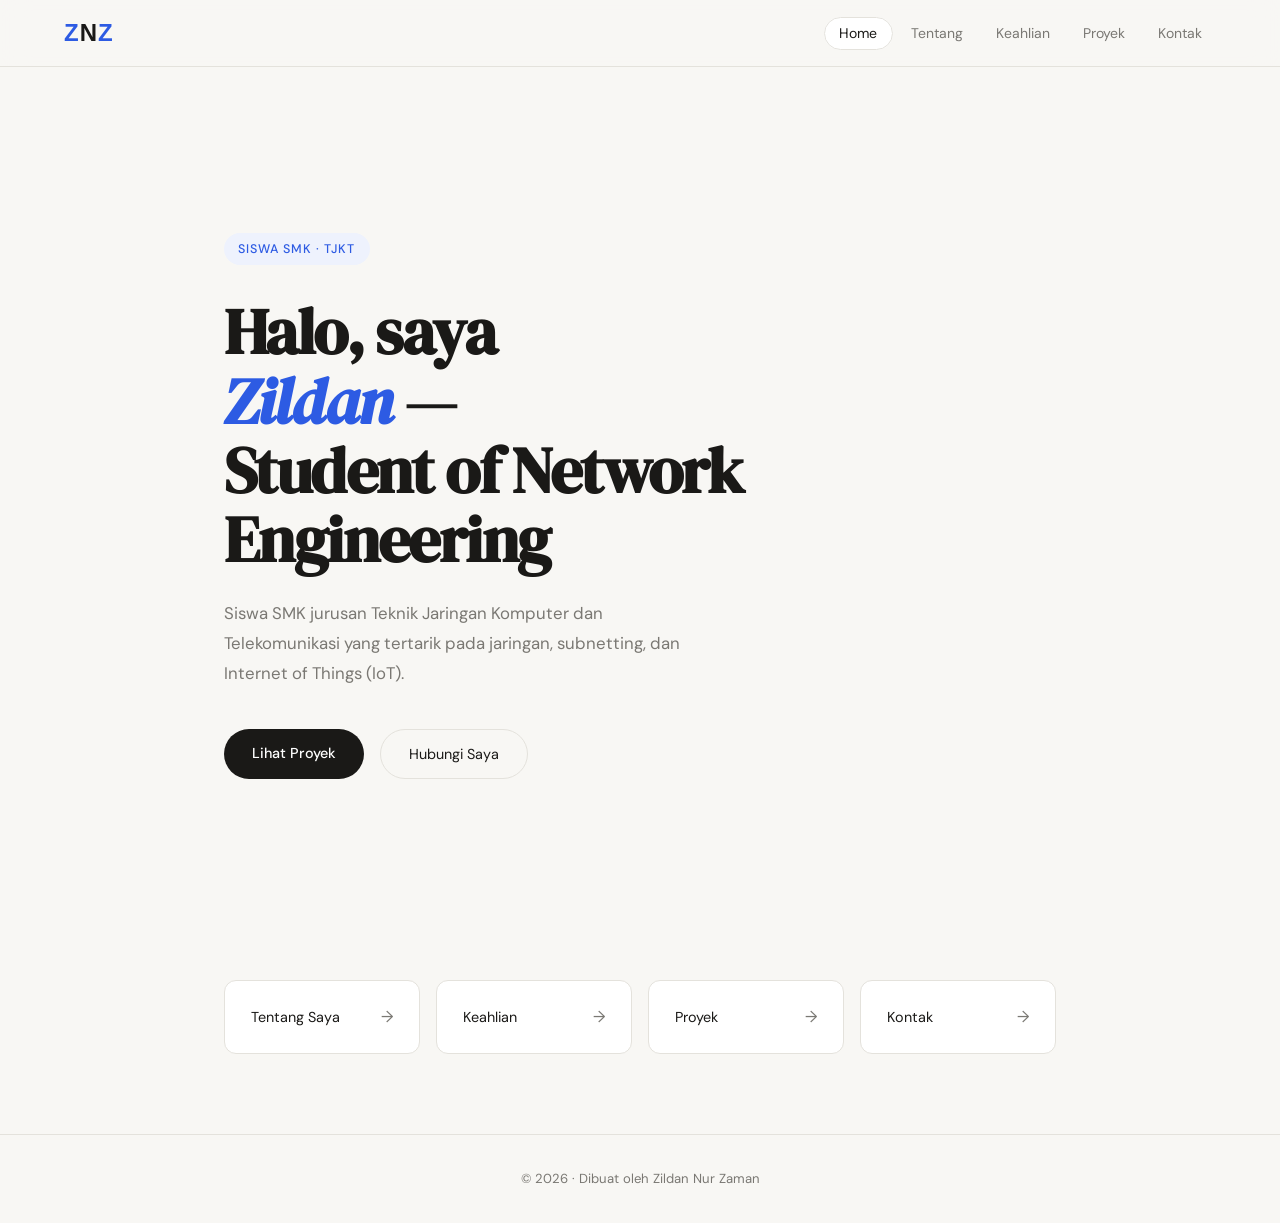
<file: index.html>
<!DOCTYPE html>
<html lang="id">
<head>
  <meta charset="UTF-8" />
  <meta name="viewport" content="width=device-width, initial-scale=1.0" />
  <title>Home — Zildan</title>
  <link rel="stylesheet" href="style.css" />
  <style>
    .hero {
      min-height: calc(100vh - 7rem);
      display: flex;
      align-items: center;
    }
    .hero-inner { max-width: 620px; }
    .hero-cta { display: flex; gap: 1rem; flex-wrap: wrap; margin-top: 2.5rem; }

    .quick-links {
      display: grid;
      grid-template-columns: repeat(auto-fit, minmax(180px, 1fr));
      gap: 1rem;
      margin-top: 5rem;
    }

    .quick-link {
      background: var(--surface);
      border: 1px solid var(--border);
      border-radius: var(--radius);
      padding: 1.4rem 1.6rem;
      text-decoration: none;
      color: var(--text);
      display: flex;
      justify-content: space-between;
      align-items: center;
      transition: transform 0.2s, border-color 0.2s;
    }
    .quick-link:hover { transform: translateX(4px); border-color: var(--accent); }
    .quick-link span { font-size: 0.9rem; font-weight: 400; }
    .quick-link em { color: var(--muted); font-style: normal; font-size: 1rem; }
  </style>
</head>
<body>

  <nav>
<a href="index.html" class="nav-logo" style="display:flex; align-items:center; text-decoration:none; gap:2px;">
  <span style="font-family:'Arial Black',sans-serif; font-size:1.5rem; font-weight:900; color:#2D5BE3; letter-spacing:-1px; line-height:1;">Z</span>
  <span style="font-family:'Arial Black',sans-serif; font-size:1.5rem; font-weight:900; color:#1A1917; letter-spacing:-1px; line-height:1;">N</span>
  <span style="font-family:'Arial Black',sans-serif; font-size:1.5rem; font-weight:900; color:#2D5BE3; letter-spacing:-1px; line-height:1;">Z</span>
</a>
    <ul class="nav-links">
      <li><a href="index.html" class="active">Home</a></li>
      <li><a href="about.html">Tentang</a></li>
      <li><a href="skills.html">Keahlian</a></li>
      <li><a href="projects.html">Proyek</a></li>
      <li><a href="contact.html">Kontak</a></li>
    </ul>
  </nav>

  <main class="page">
    <div class="hero">
      <div class="hero-inner">
        <div class="hero-tag">Siswa SMK · TJKT</div>
        <h1>
          Halo, saya<br>
          <em>Zildan</em> —<br>
          Student of Network Engineering
        </h1>
        <p style="max-width:460px; font-size:1.05rem;">
          Siswa SMK jurusan Teknik Jaringan Komputer dan Telekomunikasi yang tertarik pada jaringan, subnetting, dan Internet of Things (IoT).
        </p>
        <div class="hero-cta">
          <a href="projects.html" class="btn-primary">Lihat Proyek</a>
          <a href="contact.html" class="btn-secondary">Hubungi Saya</a>
        </div>
      </div>
    </div>

    <div class="quick-links fade-up">
      <a href="about.html" class="quick-link">
        <span>Tentang Saya</span>
        <em>→</em>
      </a>
      <a href="skills.html" class="quick-link">
        <span>Keahlian</span>
        <em>→</em>
      </a>
      <a href="projects.html" class="quick-link">
        <span>Proyek</span>
        <em>→</em>
      </a>
      <a href="contact.html" class="quick-link">
        <span>Kontak</span>
        <em>→</em>
      </a>
    </div>
  </main>

  <footer>
    <p>© 2026 · Dibuat oleh Zildan Nur Zaman</p>
  </footer>

  <script>
    document.querySelectorAll('.fade-up').forEach((el, i) => {
      setTimeout(() => el.classList.add('visible'), 200 + i * 100);
    });
  </script>
</body>
</html>
</file>
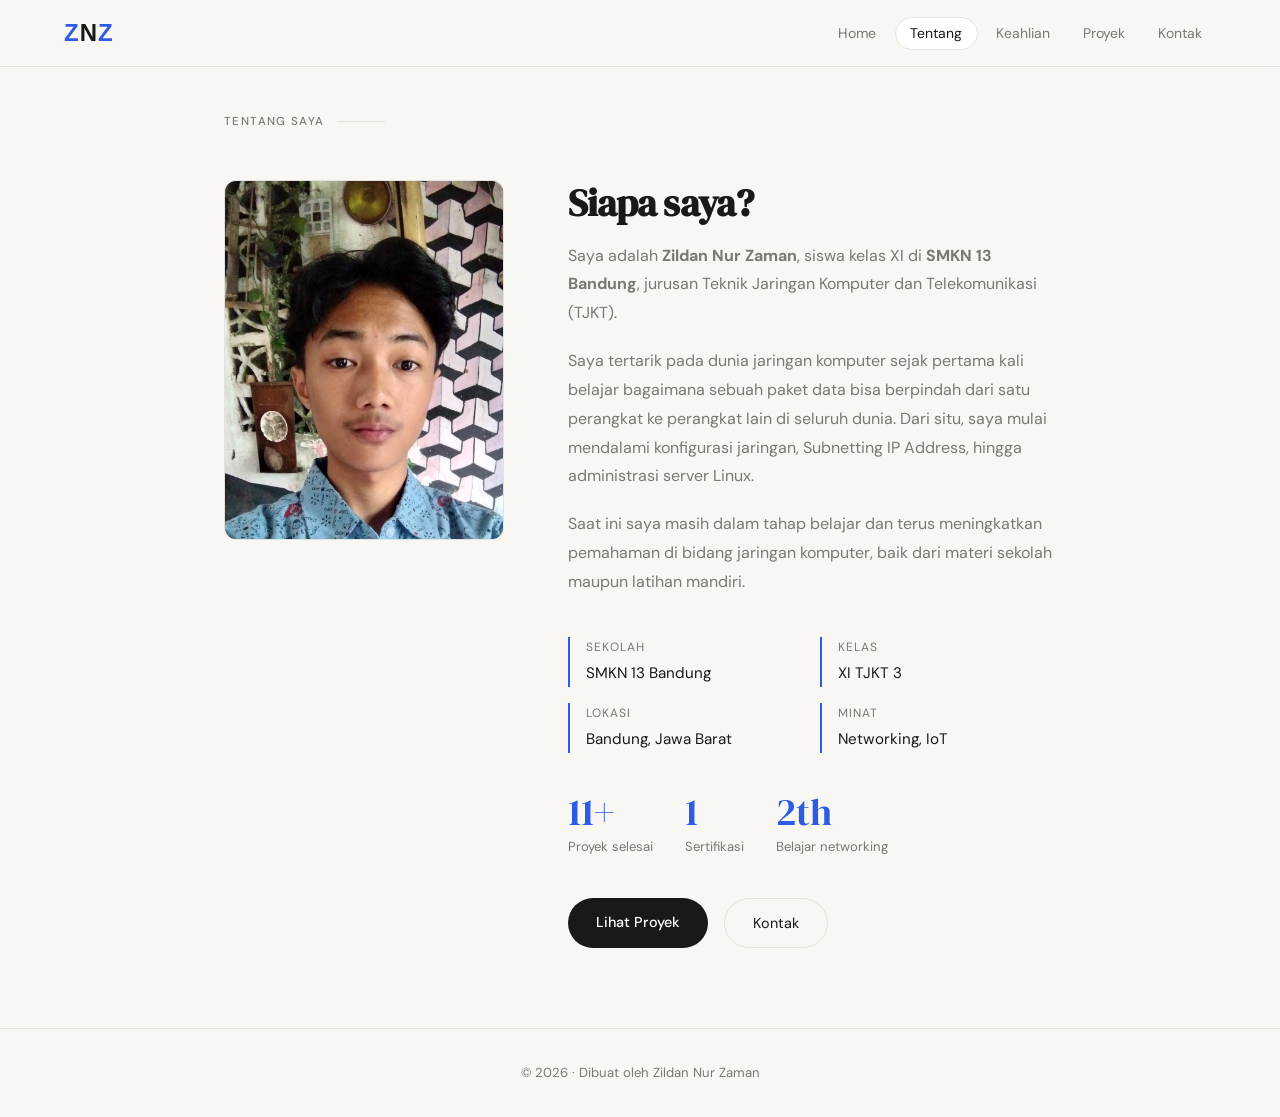
<file: about.html>
<!DOCTYPE html>
<html lang="id">
<head>
  <meta charset="UTF-8" />
  <meta name="viewport" content="width=device-width, initial-scale=1.0" />
  <title>Tentang — Zildan</title>
  <link rel="stylesheet" href="style.css" />
  <style>
    .about-grid {
      display: flex;
      flex-direction: row;
      gap: 4rem;
      align-items: flex-start;
      margin-top: 3rem;
    }

    .avatar-box {
      width: 280px;
      min-width: 280px;
      height: 360px;
      background: var(--surface);
      border: 1px solid var(--border);
      border-radius: var(--radius);
      overflow: hidden;
    }

    .avatar-box img {
      width: 100%;
      height: 100%;
      object-fit: cover;
      object-position: center top;
      display: block;
    }

    .about-content { flex: 1; }
    .about-content p { margin-bottom: 1.2rem; }

    .bio-meta {
      display: grid;
      grid-template-columns: 1fr 1fr;
      gap: 1rem;
      margin: 2.5rem 0;
    }

    .meta-item { border-left: 2px solid var(--accent); padding-left: 1rem; }
    .meta-label { font-size: 0.75rem; text-transform: uppercase; letter-spacing: 0.08em; color: var(--muted); margin-bottom: 0.25rem; }
    .meta-value { font-size: 0.95rem; color: var(--text); font-weight: 400; }

    .stats-row {
      display: flex;
      gap: 2rem;
      margin-top: 2.5rem;
      flex-wrap: wrap;
    }
    .stat { text-align: left; }
    .stat-num {
      font-family: 'DM Serif Display', serif;
      font-size: 2.4rem;
      color: var(--accent);
      line-height: 1;
      display: block;
    }
    .stat-lbl { font-size: 0.82rem; color: var(--muted); margin-top: 0.25rem; }

    @media (max-width: 720px) {
      .about-grid { flex-direction: column; gap: 2rem; }
      .avatar-box { width: 100%; min-width: unset; height: 280px; }
      .bio-meta { grid-template-columns: 1fr; }
    }
  </style>
</head>
<body>

  <nav>
<a href="index.html" class="nav-logo" style="display:flex; align-items:center; text-decoration:none; gap:2px;">
  <span style="font-family:'Arial Black',sans-serif; font-size:1.5rem; font-weight:900; color:#2D5BE3; letter-spacing:-1px; line-height:1;">Z</span>
  <span style="font-family:'Arial Black',sans-serif; font-size:1.5rem; font-weight:900; color:#1A1917; letter-spacing:-1px; line-height:1;">N</span>
  <span style="font-family:'Arial Black',sans-serif; font-size:1.5rem; font-weight:900; color:#2D5BE3; letter-spacing:-1px; line-height:1;">Z</span>
</a>
    <ul class="nav-links">
      <li><a href="index.html">Home</a></li>
      <li><a href="about.html" class="active">Tentang</a></li>
      <li><a href="skills.html">Keahlian</a></li>
      <li><a href="projects.html">Proyek</a></li>
      <li><a href="contact.html">Kontak</a></li>
    </ul>
  </nav>

  <main class="page">
    <div class="section-label">Tentang Saya</div>

    <div class="about-grid">

      <!-- FOTO / AVATAR -->
      <div class="avatar-box fade-up">
        <img src="Foto-Zildan.jpg" alt="Foto Zildan Nur Zaman">
      </div>

      <!-- KONTEN -->
      <div class="about-content fade-up">
        <h2>Siapa saya?</h2>

        <p>
          Saya adalah <strong>Zildan Nur Zaman</strong>, siswa kelas XI di <strong>SMKN 13 Bandung</strong>, jurusan Teknik Jaringan Komputer dan Telekomunikasi (TJKT).
        </p>
        <p>
          Saya tertarik pada dunia jaringan komputer sejak pertama kali belajar bagaimana sebuah paket data bisa berpindah dari satu perangkat ke perangkat lain di seluruh dunia. Dari situ, saya mulai mendalami konfigurasi jaringan, Subnetting IP Address, hingga administrasi server Linux.
        <p>
          Saat ini saya masih dalam tahap belajar dan terus meningkatkan pemahaman di bidang jaringan komputer, baik dari materi sekolah maupun latihan mandiri.

        <div class="bio-meta">
          <div class="meta-item">
            <div class="meta-label">Sekolah</div>
            <div class="meta-value">SMKN 13 Bandung</div>
          </div>
          <div class="meta-item">
            <div class="meta-label">Kelas</div>
            <div class="meta-value">XI TJKT 3</div>
          </div>
          <div class="meta-item">
            <div class="meta-label">Lokasi</div>
            <div class="meta-value">Bandung, Jawa Barat</div>
          </div>
          <div class="meta-item">
            <div class="meta-label">Minat</div>
            <div class="meta-value">Networking, IoT</div>
          </div>
        </div>

        <div class="stats-row">
          <div class="stat">
            <span class="stat-num">11+</span>
            <div class="stat-lbl">Proyek selesai</div>
          </div>
          <div class="stat">
            <span class="stat-num">1</span>
            <div class="stat-lbl">Sertifikasi</div>
          </div>
          <div class="stat">
            <span class="stat-num">2th</span>
            <div class="stat-lbl">Belajar networking</div>
          </div>
        </div>

        <div style="margin-top: 2.5rem; display: flex; gap: 1rem;">
          <a href="projects.html" class="btn-primary">Lihat Proyek</a>
          <a href="contact.html" class="btn-secondary">Kontak</a>
        </div>
      </div>

    </div>
  </main>

  <footer>
    <p>© 2026 · Dibuat oleh Zildan Nur Zaman</p>
  </footer>

  <script>
    const obs = new IntersectionObserver(entries => {
      entries.forEach((e, i) => {
        if (e.isIntersecting) setTimeout(() => e.target.classList.add('visible'), i * 120);
      });
    }, { threshold: 0.1 });
    document.querySelectorAll('.fade-up').forEach(el => obs.observe(el));
  </script>
</body>
</html>
</file>
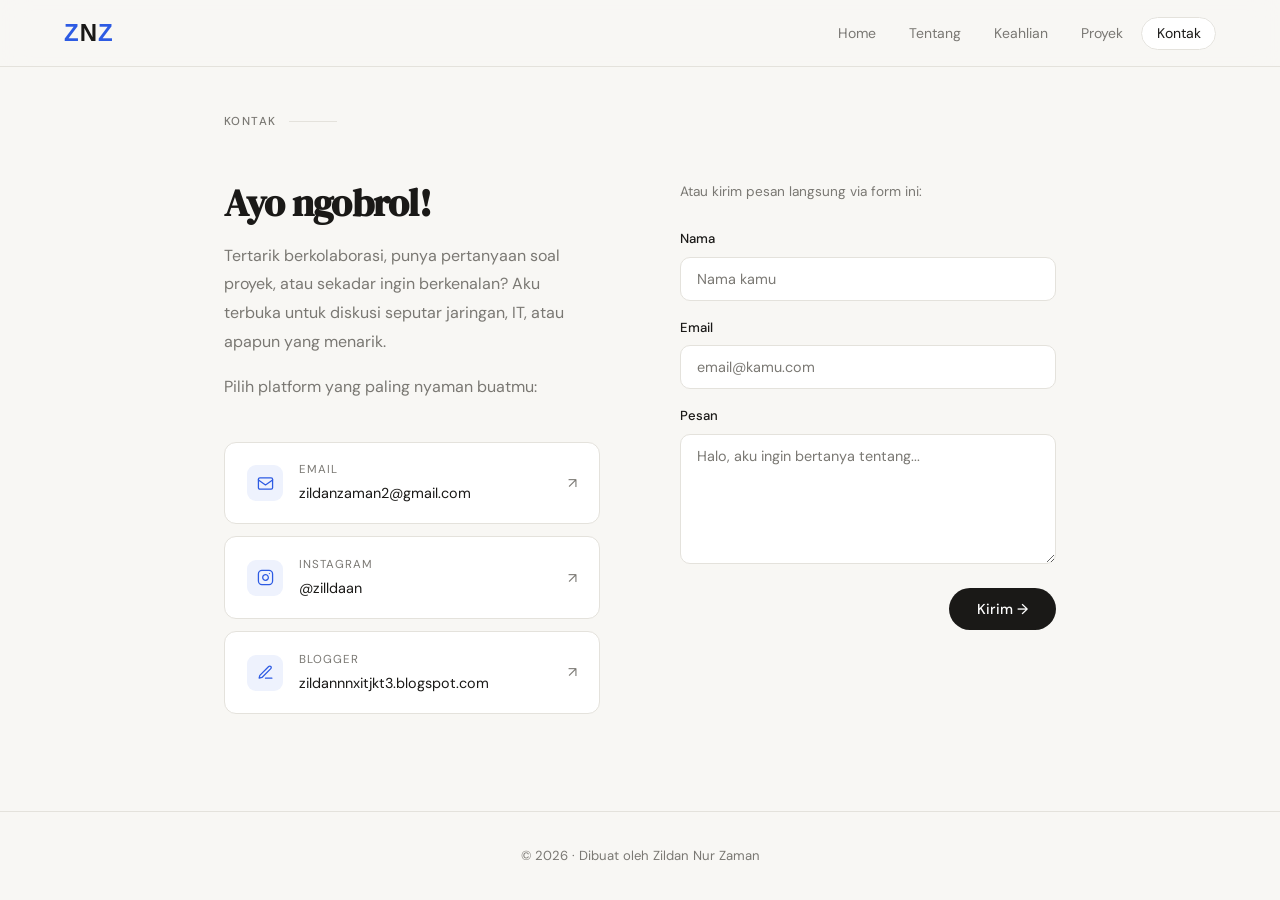
<file: contact.html>
<!DOCTYPE html>
<html lang="id">
<head>
  <meta charset="UTF-8" />
  <meta name="viewport" content="width=device-width, initial-scale=1.0" />
  <title>Kontak — Zildan</title>
  <link rel="stylesheet" href="style.css" />
  <style>
    .contact-grid {
      display: grid;
      grid-template-columns: 1fr 1fr;
      gap: 5rem;
      align-items: start;
      margin-top: 3rem;
    }

    .contact-intro p { margin-bottom: 1rem; }

    .contact-list { margin-top: 2.5rem; display: flex; flex-direction: column; gap: 0.75rem; }

    .contact-item {
      display: flex;
      align-items: center;
      gap: 1rem;
      background: var(--surface);
      border: 1px solid var(--border);
      border-radius: var(--radius);
      padding: 1.1rem 1.4rem;
      text-decoration: none;
      color: var(--text);
      transition: transform 0.2s, border-color 0.2s;
    }
    .contact-item:hover { transform: translateX(4px); border-color: var(--accent); }

    .contact-icon {
      width: 36px; height: 36px;
      background: var(--accent-light);
      border-radius: 9px;
      display: flex; align-items: center; justify-content: center;
      flex-shrink: 0;
    }
    .contact-icon svg { width: 17px; height: 17px; stroke: var(--accent); fill: none; stroke-width: 1.8; stroke-linecap: round; stroke-linejoin: round; }

    .contact-detail { flex: 1; }
    .contact-platform { font-size: 0.72rem; color: var(--muted); text-transform: uppercase; letter-spacing: 0.08em; margin-bottom: 0.1rem; }
    .contact-value { font-size: 0.9rem; font-weight: 400; color: var(--text); }

    .contact-arrow { color: var(--muted); font-size: 0.9rem; }

    /* FORM SIDE */
    .contact-form { display: flex; flex-direction: column; gap: 1rem; }

    .form-group { display: flex; flex-direction: column; gap: 0.4rem; }

    label {
      font-size: 0.82rem;
      font-weight: 500;
      color: var(--text);
    }

    input[type="text"],
    input[type="email"],
    textarea {
      width: 100%;
      padding: 0.75rem 1rem;
      font-family: 'DM Sans', sans-serif;
      font-size: 0.9rem;
      color: var(--text);
      background: var(--surface);
      border: 1px solid var(--border);
      border-radius: 10px;
      outline: none;
      transition: border-color 0.2s;
      resize: vertical;
    }
    input:focus, textarea:focus { border-color: var(--accent); }
    input::placeholder, textarea::placeholder { color: var(--muted); }

    textarea { min-height: 130px; }

    .form-submit {
      display: flex;
      align-items: center;
      justify-content: space-between;
      margin-top: 0.5rem;
    }

    .form-note { font-size: 0.78rem; color: var(--muted); }

    .btn-send {
      background: var(--text);
      color: #fff;
      border: none;
      padding: 0.75rem 1.75rem;
      border-radius: 100px;
      font-family: 'DM Sans', sans-serif;
      font-size: 0.9rem;
      font-weight: 500;
      cursor: pointer;
      transition: background 0.2s, transform 0.15s;
    }
    .btn-send:hover { background: var(--accent); transform: translateY(-2px); }

    .success-msg {
      display: none;
      background: #f0fdf4;
      border: 1px solid #bbf7d0;
      color: #15803d;
      border-radius: var(--radius);
      padding: 1rem 1.25rem;
      font-size: 0.9rem;
      margin-top: 1rem;
    }

    @media (max-width: 720px) {
      .contact-grid { grid-template-columns: 1fr; gap: 3rem; }
    }
  </style>
</head>
<body>

  <nav>
<a href="index.html" class="nav-logo" style="display:flex; align-items:center; text-decoration:none; gap:2px;">
  <span style="font-family:'Arial Black',sans-serif; font-size:1.5rem; font-weight:900; color:#2D5BE3; letter-spacing:-1px; line-height:1;">Z</span>
  <span style="font-family:'Arial Black',sans-serif; font-size:1.5rem; font-weight:900; color:#1A1917; letter-spacing:-1px; line-height:1;">N</span>
  <span style="font-family:'Arial Black',sans-serif; font-size:1.5rem; font-weight:900; color:#2D5BE3; letter-spacing:-1px; line-height:1;">Z</span>
</a>
    <ul class="nav-links">
      <li><a href="index.html">Home</a></li>
      <li><a href="about.html">Tentang</a></li>
      <li><a href="skills.html">Keahlian</a></li>
      <li><a href="projects.html">Proyek</a></li>
      <li><a href="contact.html" class="active">Kontak</a></li>
    </ul>
  </nav>

  <main class="page">
    <div class="section-label">Kontak</div>

    <div class="contact-grid">

      <!-- KIRI: Info Kontak -->
      <div class="contact-intro fade-up">
        <h2>Ayo ngobrol!</h2>
        <p>Tertarik berkolaborasi, punya pertanyaan soal proyek, atau sekadar ingin berkenalan? Aku terbuka untuk diskusi seputar jaringan, IT, atau apapun yang menarik.</p>
        <p>Pilih platform yang paling nyaman buatmu:</p>

        <div class="contact-list">

          <a href="#" class="contact-item">
            <div class="contact-icon">
              <svg viewBox="0 0 24 24"><rect x="2" y="4" width="20" height="16" rx="2"/><path d="M2 7l10 7 10-7"/></svg>
            </div>
            <div class="contact-detail">
              <div class="contact-platform">Email</div>
              <div class="contact-value">zildanzaman2@gmail.com</div>
            </div>
            <span class="contact-arrow">↗</span>
          </a>

          <a href="https://instagram.com/zilldaan" target="_blank" class="contact-item">
            <div class="contact-icon">
              <svg viewBox="0 0 24 24"><rect x="2" y="2" width="20" height="20" rx="5"/><path d="M16 11.37A4 4 0 1112.63 8 4 4 0 0116 11.37z"/><line x1="17.5" y1="6.5" x2="17.51" y2="6.5"/></svg>
            </div>
            <div class="contact-detail">
              <div class="contact-platform">Instagram</div>
              <div class="contact-value">@zilldaan</div>
            </div>
            <span class="contact-arrow">↗</span>
          </a>

            <a href="https://zildannnxitjkt3.blogspot.com/" target="_blank" class="contact-item">
              <div class="contact-icon">
                <svg viewBox="0 0 24 24" fill="none" stroke="currentColor" stroke-width="1.8" stroke-linecap="round" stroke-linejoin="round">
                  <path d="M12 20h9"/><path d="M16.5 3.5a2.121 2.121 0 013 3L7 19l-4 1 1-4L16.5 3.5z"/>
                </svg>
              </div>
              <div class="contact-detail">
                <div class="contact-platform">Blogger</div>
                <div class="contact-value">zildannnxitjkt3.blogspot.com</div>
              </div>
              <span class="contact-arrow">↗</span>
            </a>

        </div>
      </div>

      <!-- KANAN: Form Pesan -->
      <div class="fade-up">
        <p style="font-size:0.85rem; color:var(--muted); margin-bottom:1.5rem;">
          Atau kirim pesan langsung via form ini:
        </p>

        <div class="contact-form" id="contactForm">
          <div class="form-group">
            <label for="name">Nama</label>
            <input type="text" id="name" placeholder="Nama kamu" />
          </div>
          <div class="form-group">
            <label for="email">Email</label>
            <input type="email" id="email" placeholder="email@kamu.com" />
          </div>
          <div class="form-group">
            <label for="message">Pesan</label>
            <textarea id="message" placeholder="Halo, aku ingin bertanya tentang..."></textarea>
          </div>
          <div class="form-submit">
            <span class="form-note"></span>
            <button class="btn-send" onclick="sendEmail()">Kirim →</button>
          </div>
        </div>

        <div class="success-msg" id="successMsg">
          Terima kasih! Pesan kamu sudah dikirim.
        </div>
      </div>

    </div>
  </main>

  <footer>
    <p>© 2026 · Dibuat oleh Zildan Nur Zaman</p>
  </footer>

  <script>
    const obs = new IntersectionObserver(entries => {
      entries.forEach((e, i) => {
        if (e.isIntersecting) setTimeout(() => e.target.classList.add('visible'), i * 120);
      });
    }, { threshold: 0.1 });
    document.querySelectorAll('.fade-up').forEach(el => obs.observe(el));

    function sendEmail() {
      const name = document.getElementById('name').value.trim();
      const email = document.getElementById('email').value.trim();
      const message = document.getElementById('message').value.trim();

      if (!name || !email || !message) {
        alert('Mohon isi semua field ya!');
        return;
      }

      const subject = encodeURIComponent(`Pesan dari ${name} via Portfolio`);
      const body = encodeURIComponent(`Nama: ${name}\nEmail: ${email}\n\nPesan:\n${message}`);
      // Ganti email@kamu.com dengan emailmu
      window.location.href = `mailto:email@kamu.com?subject=${subject}&body=${body}`;
    }
  </script>
</body>
</html>
</file>
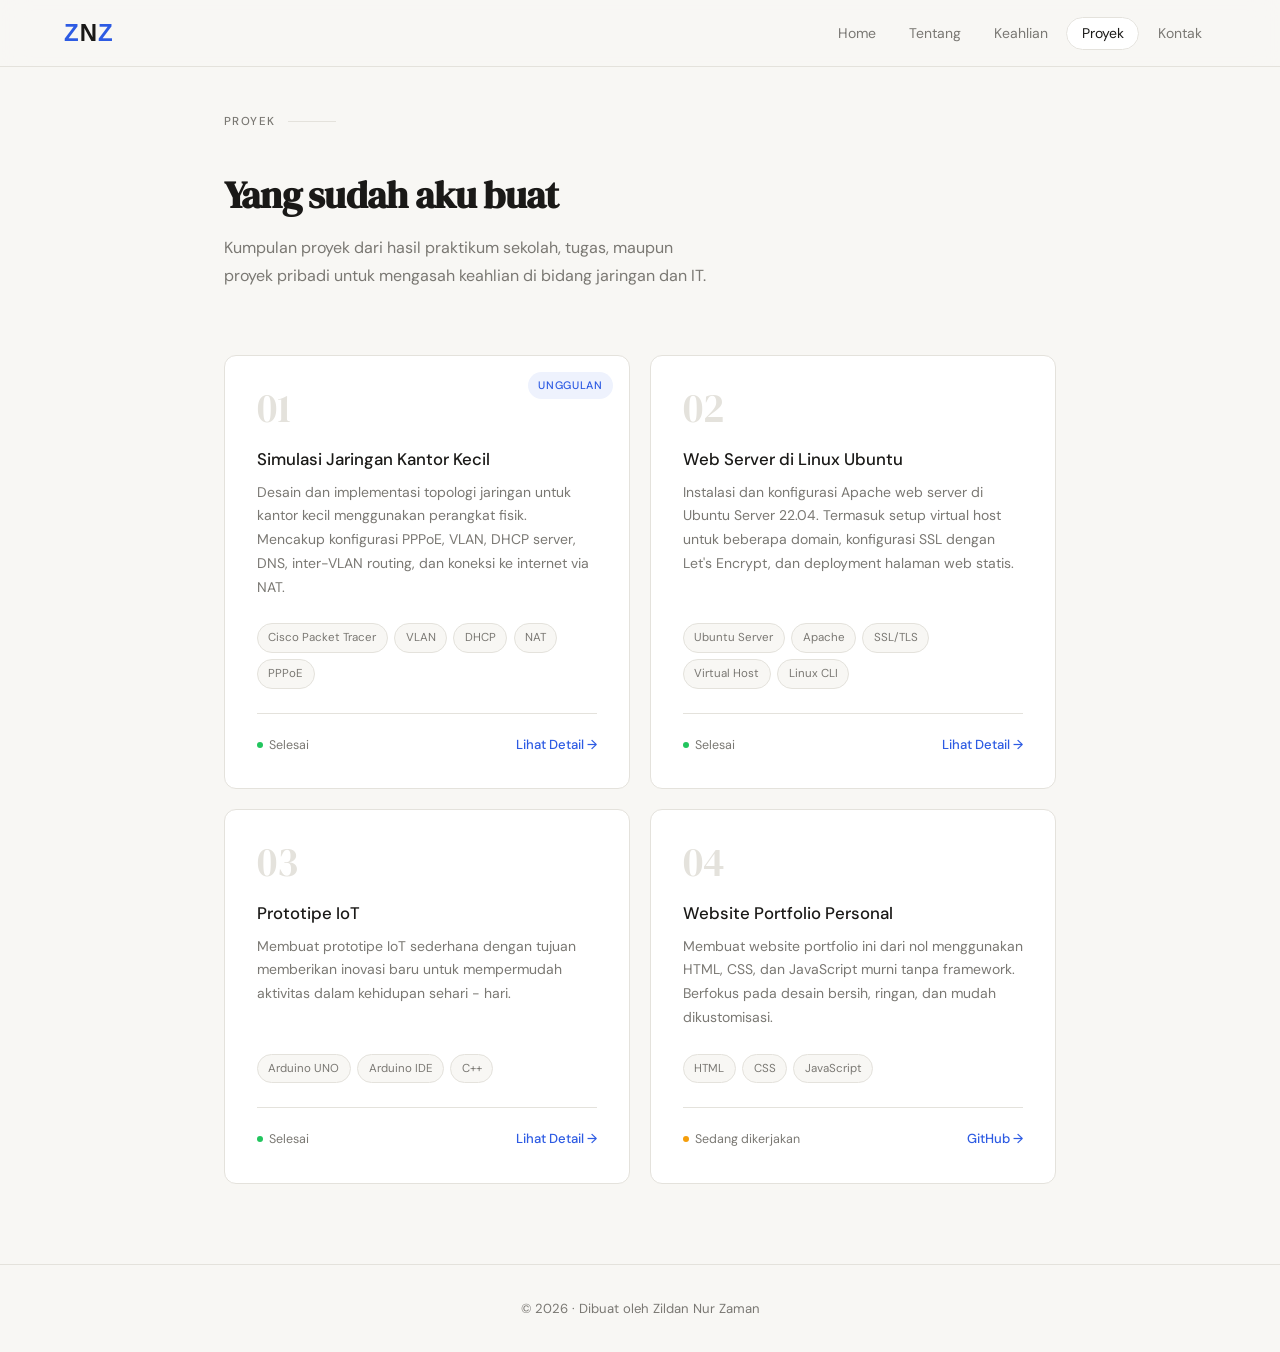
<file: projects.html>
<!DOCTYPE html>
<html lang="id">
<head>
  <meta charset="UTF-8" />
  <meta name="viewport" content="width=device-width, initial-scale=1.0" />
  <title>Proyek — [Nama Kamu]</title>
  <link rel="stylesheet" href="style.css" />
  <style>
    .projects-intro { max-width: 500px; margin-bottom: 4rem; }

    .projects-grid {
      display: grid;
      grid-template-columns: repeat(auto-fit, minmax(280px, 1fr));
      gap: 1.25rem;
    }

    .project-card {
      background: var(--surface);
      border: 1px solid var(--border);
      border-radius: var(--radius);
      padding: 2rem;
      display: flex;
      flex-direction: column;
      transition: transform 0.2s, box-shadow 0.2s;
      position: relative;
      overflow: hidden;
    }
    .project-card:hover { transform: translateY(-4px); box-shadow: 0 12px 32px rgba(0,0,0,0.07); }

    .project-card::before {
      content: '';
      position: absolute;
      top: 0; left: 0; right: 0;
      height: 3px;
      background: var(--accent);
      opacity: 0;
      transition: opacity 0.2s;
    }
    .project-card:hover::before { opacity: 1; }

    .project-num {
      font-family: 'DM Serif Display', serif;
      font-size: 2.5rem;
      color: var(--border);
      line-height: 1;
      margin-bottom: 1.25rem;
    }

    .project-card h3 {
      font-size: 1.05rem;
      font-weight: 500;
      color: var(--text);
      margin-bottom: 0.6rem;
      line-height: 1.35;
    }

    .project-card p {
      font-size: 0.875rem;
      color: var(--muted);
      line-height: 1.7;
      flex: 1;
      margin-bottom: 1.5rem;
    }

    .project-tags {
      display: flex;
      flex-wrap: wrap;
      gap: 0.4rem;
      margin-bottom: 1.5rem;
    }
    .tag {
      background: var(--bg);
      border: 1px solid var(--border);
      color: var(--muted);
      font-size: 0.72rem;
      padding: 0.25rem 0.65rem;
      border-radius: 100px;
    }

    .project-footer {
      display: flex;
      align-items: center;
      justify-content: space-between;
      padding-top: 1.25rem;
      border-top: 1px solid var(--border);
    }

    .project-status {
      font-size: 0.78rem;
      display: flex;
      align-items: center;
      gap: 0.4rem;
      color: var(--muted);
    }
    .dot {
      width: 6px; height: 6px;
      border-radius: 50%;
      background: #22c55e;
      display: inline-block;
    }
    .dot.ongoing { background: #f59e0b; }
    .dot.planned { background: var(--border); }

    .project-link {
      display: flex;
      align-items: center;
      gap: 0.4rem;
      font-size: 0.82rem;
      color: var(--accent);
      text-decoration: none;
      font-weight: 500;
      transition: gap 0.15s;
    }
    .project-link:hover { gap: 0.7rem; }

    .featured-badge {
      position: absolute;
      top: 1rem; right: 1rem;
      background: var(--accent-light);
      color: var(--accent);
      font-size: 0.68rem;
      font-weight: 500;
      letter-spacing: 0.06em;
      text-transform: uppercase;
      padding: 0.25rem 0.65rem;
      border-radius: 100px;
    }
  </style>
</head>
<body>

  <nav>
<a href="index.html" class="nav-logo" style="display:flex; align-items:center; text-decoration:none; gap:2px;">
  <span style="font-family:'Arial Black',sans-serif; font-size:1.5rem; font-weight:900; color:#2D5BE3; letter-spacing:-1px; line-height:1;">Z</span>
  <span style="font-family:'Arial Black',sans-serif; font-size:1.5rem; font-weight:900; color:#1A1917; letter-spacing:-1px; line-height:1;">N</span>
  <span style="font-family:'Arial Black',sans-serif; font-size:1.5rem; font-weight:900; color:#2D5BE3; letter-spacing:-1px; line-height:1;">Z</span>
</a>
    <ul class="nav-links">
      <li><a href="index.html">Home</a></li>
      <li><a href="about.html">Tentang</a></li>
      <li><a href="skills.html">Keahlian</a></li>
      <li><a href="projects.html" class="active">Proyek</a></li>
      <li><a href="contact.html">Kontak</a></li>
    </ul>
  </nav>

  <main class="page">
    <div class="section-label">Proyek</div>

    <div class="projects-intro fade-up">
      <h2>Yang sudah aku buat</h2>
      <p>Kumpulan proyek dari hasil praktikum sekolah, tugas, maupun proyek pribadi untuk mengasah keahlian di bidang jaringan dan IT.</p>
    </div>

    <div class="projects-grid">

      <!-- PROJECT 1 -->
      <div class="project-card fade-up">
        <span class="featured-badge">Unggulan</span>
        <div class="project-num">01</div>
        <h3>Simulasi Jaringan Kantor Kecil</h3>
        <p>
          Desain dan implementasi topologi jaringan untuk kantor kecil menggunakan perangkat fisik. Mencakup konfigurasi PPPoE, VLAN, DHCP server, DNS, inter-VLAN routing, dan koneksi ke internet via NAT.
        </p>
        <div class="project-tags">
          <span class="tag">Cisco Packet Tracer</span>
          <span class="tag">VLAN</span>
          <span class="tag">DHCP</span>
          <span class="tag">NAT</span>
          <span class="tag">PPPoE</span>
        </div>
        <div class="project-footer">
          <span class="project-status"><span class="dot"></span> Selesai</span>
          <a href="https://zildannnxitjkt3.blogspot.com/2026/04/tkjn-lkpd-membuat-jaringan-menggunakan.html" class="project-link">Lihat Detail →</a>
        </div>
      </div>

      <!-- PROJECT 2 -->
      <div class="project-card fade-up">
        <div class="project-num">02</div>
        <h3>Web Server di Linux Ubuntu</h3>
        <p>
          Instalasi dan konfigurasi Apache web server di Ubuntu Server 22.04. Termasuk setup virtual host untuk beberapa domain, konfigurasi SSL dengan Let's Encrypt, dan deployment halaman web statis.
        </p>
        <div class="project-tags">
          <span class="tag">Ubuntu Server</span>
          <span class="tag">Apache</span>
          <span class="tag">SSL/TLS</span>
          <span class="tag">Virtual Host</span>
          <span class="tag">Linux CLI</span>
        </div>
        <div class="project-footer">
          <span class="project-status"><span class="dot"></span> Selesai</span>
          <a href="https://zildannnxitjkt3.blogspot.com/2026/01/asj-lkpd-12-web-server.html" class="project-link">Lihat Detail →</a>
        </div>
      </div>

      <!-- PROJECT 3 -->
      <div class="project-card fade-up">
        <div class="project-num">03</div>
        <h3>Prototipe IoT</h3>
        <p>
          Membuat prototipe IoT sederhana dengan tujuan memberikan inovasi baru untuk mempermudah aktivitas dalam kehidupan sehari - hari.
        </p>
        <div class="project-tags">
          <span class="tag">Arduino UNO</span>
          <span class="tag">Arduino IDE</span>
          <span class="tag">C++</span>
        </div>
        <div class="project-footer">
          <span class="project-status"><span class="dot"></span> Selesai</span>
          <a href="https://zildannnxitjkt3.blogspot.com/2024/12/prototipe-iot-jemuran-otomatis.html" class="project-link">Lihat Detail →</a>
        </div>
      </div>

      <!-- PROJECT 4 — ONGOING (contoh) -->
      <div class="project-card fade-up">
        <div class="project-num">04</div>
        <h3>Website Portfolio Personal</h3>
        <p>
          Membuat website portfolio ini dari nol menggunakan HTML, CSS, dan JavaScript murni tanpa framework. Berfokus pada desain bersih, ringan, dan mudah dikustomisasi.
        </p>
        <div class="project-tags">
          <span class="tag">HTML</span>
          <span class="tag">CSS</span>
          <span class="tag">JavaScript</span>
        </div>
        <div class="project-footer">
          <span class="project-status"><span class="dot ongoing"></span> Sedang dikerjakan</span>
          <a href="#" class="project-link">GitHub →</a>
        </div>
      </div>

      <!-- TEMPLATE TAMBAH PROYEK BARU -->
      <!--
      <div class="project-card fade-up">
        <div class="project-num">05</div>
        <h3>[Judul Proyek]</h3>
        <p>[Deskripsi singkat proyek kamu]</p>
        <div class="project-tags">
          <span class="tag">[Tag 1]</span>
          <span class="tag">[Tag 2]</span>
        </div>
        <div class="project-footer">
          <span class="project-status"><span class="dot"></span> Selesai</span>
          <a href="#" class="project-link">Lihat Detail →</a>
        </div>
      </div>
      -->

    </div>
  </main>

  <footer>
    <p>© 2026 · Dibuat oleh Zildan Nur Zaman</p>
  </footer>

  <script>
    const obs = new IntersectionObserver(entries => {
      entries.forEach((e, i) => {
        if (e.isIntersecting) setTimeout(() => e.target.classList.add('visible'), i * 100);
      });
    }, { threshold: 0.08 });
    document.querySelectorAll('.fade-up').forEach(el => obs.observe(el));
  </script>
</body>
</html>
</file>
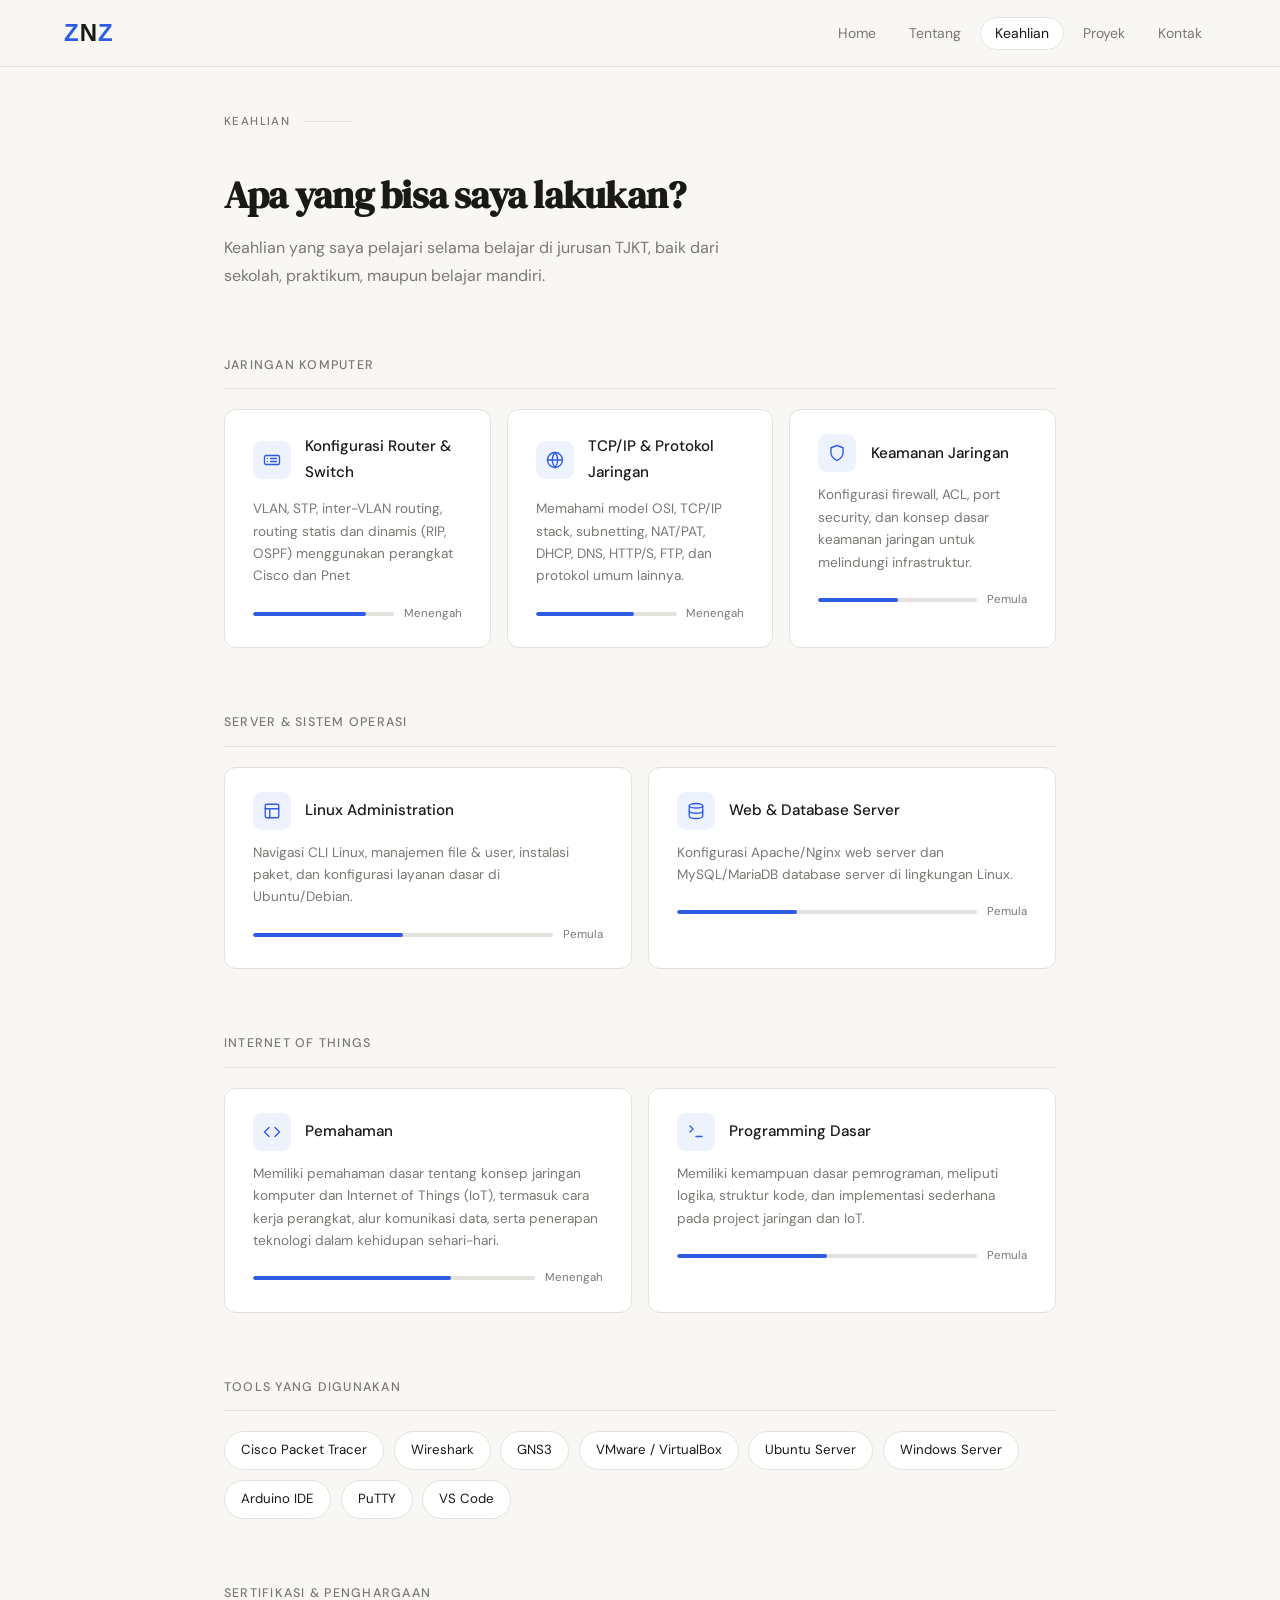
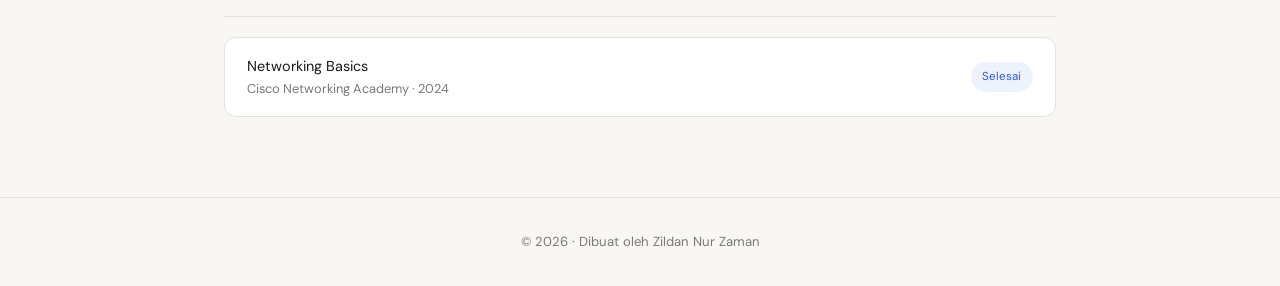
<file: skills.html>
<!DOCTYPE html>
<html lang="id">
<head>
  <meta charset="UTF-8" />
  <meta name="viewport" content="width=device-width, initial-scale=1.0" />
  <title>Keahlian — Zildan</title>
  <link rel="stylesheet" href="style.css" />
  <style>
    .skills-intro { max-width: 520px; margin-bottom: 4rem; }

    .skill-category { margin-bottom: 4rem; }
    .category-title {
      font-size: 0.78rem;
      font-weight: 500;
      letter-spacing: 0.1em;
      text-transform: uppercase;
      color: var(--muted);
      margin-bottom: 1.25rem;
      padding-bottom: 0.75rem;
      border-bottom: 1px solid var(--border);
    }

    .skills-grid {
      display: grid;
      grid-template-columns: repeat(auto-fit, minmax(260px, 1fr));
      gap: 1rem;
    }

    .skill-card {
      background: var(--surface);
      border: 1px solid var(--border);
      border-radius: var(--radius);
      padding: 1.5rem 1.75rem;
      transition: transform 0.2s, box-shadow 0.2s;
    }
    .skill-card:hover { transform: translateY(-3px); box-shadow: 0 8px 24px rgba(0,0,0,0.06); }

    .skill-header {
      display: flex;
      align-items: center;
      gap: 0.9rem;
      margin-bottom: 0.75rem;
    }

    .skill-icon {
      width: 38px; height: 38px;
      background: var(--accent-light);
      border-radius: 9px;
      display: flex; align-items: center; justify-content: center;
      flex-shrink: 0;
    }
    .skill-icon svg { width: 18px; height: 18px; stroke: var(--accent); fill: none; stroke-width: 1.8; stroke-linecap: round; stroke-linejoin: round; }

    .skill-card h3 { font-size: 0.95rem; font-weight: 500; color: var(--text); }
    .skill-card p { font-size: 0.85rem; color: var(--muted); line-height: 1.65; margin-bottom: 1rem; }

    .skill-level {
      display: flex;
      align-items: center;
      gap: 0.6rem;
    }
    .level-bar {
      flex: 1;
      height: 4px;
      background: var(--border);
      border-radius: 100px;
      overflow: hidden;
    }
    .level-fill {
      height: 100%;
      background: var(--accent);
      border-radius: 100px;
      width: 0;
      transition: width 1s ease 0.3s;
    }
    .level-label { font-size: 0.72rem; color: var(--muted); white-space: nowrap; }

    /* Tools section */
    .tools-wrap { margin-top: 4rem; }
    .tools-grid {
      display: flex;
      flex-wrap: wrap;
      gap: 0.6rem;
      margin-top: 1.25rem;
    }
    .tool-chip {
      background: var(--surface);
      border: 1px solid var(--border);
      color: var(--text);
      font-size: 0.83rem;
      padding: 0.45rem 1rem;
      border-radius: 100px;
    }

    /* Certifications */
    .cert-list { margin-top: 1.25rem; display: flex; flex-direction: column; gap: 0.75rem; }
    .cert-item {
      background: var(--surface);
      border: 1px solid var(--border);
      border-radius: var(--radius);
      padding: 1rem 1.4rem;
      display: flex;
      align-items: center;
      justify-content: space-between;
      gap: 1rem;
    }
    .cert-name { font-size: 0.9rem; font-weight: 400; color: var(--text); }
    .cert-issuer { font-size: 0.8rem; color: var(--muted); }
    .cert-badge {
      font-size: 0.72rem;
      background: var(--accent-light);
      color: var(--accent);
      padding: 0.3rem 0.7rem;
      border-radius: 100px;
      white-space: nowrap;
    }
  </style>
</head>
<body>

  <nav>
<a href="index.html" class="nav-logo" style="display:flex; align-items:center; text-decoration:none; gap:2px;">
  <span style="font-family:'Arial Black',sans-serif; font-size:1.5rem; font-weight:900; color:#2D5BE3; letter-spacing:-1px; line-height:1;">Z</span>
  <span style="font-family:'Arial Black',sans-serif; font-size:1.5rem; font-weight:900; color:#1A1917; letter-spacing:-1px; line-height:1;">N</span>
  <span style="font-family:'Arial Black',sans-serif; font-size:1.5rem; font-weight:900; color:#2D5BE3; letter-spacing:-1px; line-height:1;">Z</span>
</a>
    <ul class="nav-links">
      <li><a href="index.html">Home</a></li>
      <li><a href="about.html">Tentang</a></li>
      <li><a href="skills.html" class="active">Keahlian</a></li>
      <li><a href="projects.html">Proyek</a></li>
      <li><a href="contact.html">Kontak</a></li>
    </ul>
  </nav>

  <main class="page">
    <div class="section-label">Keahlian</div>

    <div class="skills-intro fade-up">
      <h2>Apa yang bisa saya lakukan?</h2>
      <p>Keahlian yang saya pelajari selama belajar di jurusan TJKT, baik dari sekolah, praktikum, maupun belajar mandiri.</p>
    </div>

    <!-- NETWORKING -->
    <div class="skill-category fade-up">
      <div class="category-title">Jaringan Komputer</div>
      <div class="skills-grid">

        <div class="skill-card" data-level="80">
          <div class="skill-header">
            <div class="skill-icon">
              <svg viewBox="0 0 24 24"><rect x="2" y="6" width="20" height="12" rx="2"/><path d="M6 10h.01M6 14h.01"/><path d="M10 10h8M10 14h8"/></svg>
            </div>
            <h3>Konfigurasi Router & Switch</h3>
          </div>
          <p>VLAN, STP, inter-VLAN routing, routing statis dan dinamis (RIP, OSPF) menggunakan perangkat Cisco dan Pnet</p>
          <div class="skill-level">
            <div class="level-bar"><div class="level-fill" style="--target:80%"></div></div>
            <span class="level-label">Menengah</span>
          </div>
        </div>

        <div class="skill-card" data-level="70">
          <div class="skill-header">
            <div class="skill-icon">
              <svg viewBox="0 0 24 24"><circle cx="12" cy="12" r="10"/><path d="M2 12h20M12 2a15.3 15.3 0 010 20M12 2a15.3 15.3 0 000 20"/></svg>
            </div>
            <h3>TCP/IP & Protokol Jaringan</h3>
          </div>
          <p>Memahami model OSI, TCP/IP stack, subnetting, NAT/PAT, DHCP, DNS, HTTP/S, FTP, dan protokol umum lainnya.</p>
          <div class="skill-level">
            <div class="level-bar"><div class="level-fill" style="--target:70%"></div></div>
            <span class="level-label">Menengah</span>
          </div>
        </div>

        <div class="skill-card" data-level="65">
          <div class="skill-header">
            <div class="skill-icon">
              <svg viewBox="0 0 24 24"><path d="M12 22s8-4 8-10V5l-8-3-8 3v7c0 6 8 10 8 10z"/></svg>
            </div>
            <h3>Keamanan Jaringan</h3>
          </div>
          <p>Konfigurasi firewall, ACL, port security, dan konsep dasar keamanan jaringan untuk melindungi infrastruktur.</p>
          <div class="skill-level">
            <div class="level-bar"><div class="level-fill" style="--target:50%"></div></div>
            <span class="level-label">Pemula</span>
          </div>
        </div>

      </div>
    </div>

    <!-- SERVER & OS -->
    <div class="skill-category fade-up">
      <div class="category-title">Server & Sistem Operasi</div>
      <div class="skills-grid">

        <div class="skill-card" data-level="75">
          <div class="skill-header">
            <div class="skill-icon">
              <svg viewBox="0 0 24 24"><rect x="3" y="3" width="18" height="18" rx="2"/><path d="M3 9h18M9 21V9"/></svg>
            </div>
            <h3>Linux Administration</h3>
          </div>
          <p>Navigasi CLI Linux, manajemen file & user, instalasi paket, dan konfigurasi layanan dasar di Ubuntu/Debian.</p>
          <div class="skill-level">
            <div class="level-bar"><div class="level-fill" style="--target:50%"></div></div>
            <span class="level-label">Pemula</span>
          </div>
        </div>

        <div class="skill-card" data-level="60">
          <div class="skill-header">
            <div class="skill-icon">
              <svg viewBox="0 0 24 24"><ellipse cx="12" cy="5" rx="9" ry="3"/><path d="M21 12c0 1.66-4 3-9 3s-9-1.34-9-3"/><path d="M3 5v14c0 1.66 4 3 9 3s9-1.34 9-3V5"/></svg>
            </div>
            <h3>Web & Database Server</h3>
          </div>
          <p>Konfigurasi Apache/Nginx web server dan MySQL/MariaDB database server di lingkungan Linux.</p>
          <div class="skill-level">
            <div class="level-bar"><div class="level-fill" style="--target:40%"></div></div>
            <span class="level-label">Pemula</span>
          </div>
        </div>

      </div>
    </div>

    <!-- IoT -->
    <div class="skill-category fade-up">
      <div class="category-title">Internet of Things</div>
      <div class="skills-grid">

        <div class="skill-card" data-level="55">
          <div class="skill-header">
            <div class="skill-icon">
              <svg viewBox="0 0 24 24"><polyline points="16 18 22 12 16 6"/><polyline points="8 6 2 12 8 18"/></svg>
            </div>
            <h3>Pemahaman</h3>
          </div>
          <p>Memiliki pemahaman dasar tentang konsep jaringan komputer dan Internet of Things (IoT), termasuk cara kerja perangkat, alur komunikasi data, serta penerapan teknologi dalam kehidupan sehari-hari.</p>
          <div class="skill-level">
            <div class="level-bar"><div class="level-fill" style="--target:70%"></div></div>
            <span class="level-label">Menengah</span>
          </div>
        </div>

        <div class="skill-card" data-level="70">
          <div class="skill-header">
            <div class="skill-icon">
              <svg viewBox="0 0 24 24"><path d="M4 4l4 4-4 4M12 18h8"/></svg>
            </div>
            <h3>Programming Dasar</h3>
          </div>
          <p>Memiliki kemampuan dasar pemrograman, meliputi logika, struktur kode, dan implementasi sederhana pada project jaringan dan IoT.</p>
          <div class="skill-level">
            <div class="level-bar"><div class="level-fill" style="--target:50%"></div></div>
            <span class="level-label">Pemula</span>
          </div>
        </div>

      </div>
    </div>

    <!-- TOOLS -->
    <div class="tools-wrap fade-up">
      <div class="category-title">Tools yang Digunakan</div>
      <div class="tools-grid">
        <span class="tool-chip">Cisco Packet Tracer</span>
        <span class="tool-chip">Wireshark</span>
        <span class="tool-chip">GNS3</span>
        <span class="tool-chip">VMware / VirtualBox</span>
        <span class="tool-chip">Ubuntu Server</span>
        <span class="tool-chip">Windows Server</span>
        <span class="tool-chip">Arduino IDE</span>
        <span class="tool-chip">PuTTY</span>
        <span class="tool-chip">VS Code</span>
        <!-- Tambah tool lain di sini -->
      </div>
    </div>

    <!-- SERTIFIKASI -->
    <div class="tools-wrap fade-up" style="margin-top:4rem;">
      <div class="category-title">Sertifikasi & Penghargaan</div>
      <div class="cert-list">
        <div class="cert-item">
          <div>
            <div class="cert-name">Networking Basics</div>
            <div class="cert-issuer">Cisco Networking Academy · 2024</div>
          </div>
          <span class="cert-badge">Selesai</span>
        </div>
        <!-- Tambah sertifikat lain di sini -->
      </div>
    </div>

  </main>

  <footer>
    <p>© 2026 · Dibuat oleh Zildan Nur Zaman</p>
  </footer>

  <script>
const obs = new IntersectionObserver(entries => {
  entries.forEach((e, i) => {
    if (e.isIntersecting) setTimeout(() => e.target.classList.add('visible'), i * 120);
  });
}, { threshold: 0.1 });
document.querySelectorAll('.fade-up').forEach(el => obs.observe(el));

// Animate level bars
window.addEventListener('load', () => {
  document.querySelectorAll('.level-fill').forEach(bar => {
    const style = bar.getAttribute('style') || '';
    const match = style.match(/--target:\s*([\d]+%)/);
    const target = match ? match[1] : '0%';
    bar.style.width = '0%';
    bar.style.transition = 'width 1s ease 0.4s';

    const rect = bar.getBoundingClientRect();
    const sudahTerlihat = rect.top < window.innerHeight && rect.bottom > 0;

    if (sudahTerlihat) {
      // Langsung animasi kalau sudah terlihat saat halaman dibuka
      setTimeout(() => { bar.style.width = target; }, 400);
    } else {
      // Tunggu sampai di-scroll ke sana
      const io = new IntersectionObserver(([entry]) => {
        if (entry.isIntersecting) {
          bar.style.width = target;
          io.disconnect();
        }
      }, { threshold: 0, rootMargin: '0px 0px -20px 0px' });
      io.observe(bar);
    }
  });
});
  </script>
</body>
</html>
</file>
<file: style.css>
@import url('https://fonts.googleapis.com/css2?family=DM+Serif+Display:ital@0;1&family=DM+Sans:opsz,wght@9..40,300;9..40,400;9..40,500&display=swap');

*, *::before, *::after { box-sizing: border-box; margin: 0; padding: 0; }

:root {
  --bg: #F8F7F4;
  --surface: #FFFFFF;
  --text: #1A1917;
  --muted: #7A7873;
  --accent: #2D5BE3;
  --accent-light: #EEF2FD;
  --border: #E4E2DC;
  --radius: 12px;
}

html { scroll-behavior: smooth; }

body {
  font-family: 'DM Sans', sans-serif;
  background: var(--bg);
  color: var(--text);
  font-size: 16px;
  line-height: 1.7;
  -webkit-font-smoothing: antialiased;
  min-height: 100vh;
  display: flex;
  flex-direction: column;
}

/* ─── NAVBAR ─── */
nav {
  position: fixed;
  top: 0; left: 0; right: 0;
  z-index: 100;
  display: flex;
  align-items: center;
  justify-content: space-between;
  padding: 1.2rem 4rem;
  background: rgba(248,247,244,0.9);
  backdrop-filter: blur(14px);
  border-bottom: 1px solid var(--border);
}

.nav-logo {
  font-family: 'DM Serif Display', serif;
  font-size: 1.25rem;
  color: var(--text);
  text-decoration: none;
  letter-spacing: -0.01em;
}

.nav-links { display: flex; gap: 0.25rem; list-style: none; }

.nav-links a {
  text-decoration: none;
  color: var(--muted);
  font-size: 0.875rem;
  font-weight: 400;
  padding: 0.4rem 0.9rem;
  border-radius: 100px;
  transition: color 0.2s, background 0.2s;
}
.nav-links a:hover { color: var(--text); background: var(--border); }
.nav-links a.active { color: var(--text); background: var(--surface); border: 1px solid var(--border); }

/* ─── PAGE WRAPPER ─── */
.page {
  flex: 1;
  padding: 7rem 4rem 5rem;
  max-width: 960px;
  margin: 0 auto;
  width: 100%;
}

/* ─── SECTION LABEL ─── */
.section-label {
  font-size: 0.72rem;
  font-weight: 500;
  letter-spacing: 0.12em;
  text-transform: uppercase;
  color: var(--muted);
  margin-bottom: 2.5rem;
  display: flex;
  align-items: center;
  gap: 0.8rem;
}
.section-label::after {
  content: '';
  display: block;
  height: 1px;
  width: 48px;
  background: var(--border);
}

/* ─── TYPOGRAPHY ─── */
h1 {
  font-family: 'DM Serif Display', serif;
  font-size: clamp(2.8rem, 5vw, 4.2rem);
  line-height: 1.08;
  letter-spacing: -0.025em;
  margin-bottom: 1.5rem;
}
h1 em { font-style: italic; color: var(--accent); }

h2 {
  font-family: 'DM Serif Display', serif;
  font-size: clamp(1.8rem, 3vw, 2.6rem);
  letter-spacing: -0.02em;
  line-height: 1.2;
  margin-bottom: 1rem;
}

p { color: var(--muted); line-height: 1.8; }

/* ─── BUTTONS ─── */
.btn-primary {
  display: inline-block;
  background: var(--text);
  color: #fff;
  padding: 0.75rem 1.75rem;
  border-radius: 100px;
  text-decoration: none;
  font-size: 0.9rem;
  font-weight: 500;
  transition: background 0.2s, transform 0.15s;
}
.btn-primary:hover { background: var(--accent); transform: translateY(-2px); }

.btn-secondary {
  display: inline-block;
  border: 1px solid var(--border);
  color: var(--text);
  padding: 0.75rem 1.75rem;
  border-radius: 100px;
  text-decoration: none;
  font-size: 0.9rem;
  font-weight: 400;
  transition: border-color 0.2s, transform 0.15s;
}
.btn-secondary:hover { border-color: var(--text); transform: translateY(-2px); }

/* ─── TAG CHIP ─── */
.hero-tag {
  display: inline-block;
  background: var(--accent-light);
  color: var(--accent);
  font-size: 0.78rem;
  font-weight: 500;
  letter-spacing: 0.08em;
  text-transform: uppercase;
  padding: 0.35rem 0.9rem;
  border-radius: 100px;
  margin-bottom: 2rem;
}

/* ─── CARDS ─── */
.card {
  background: var(--surface);
  border: 1px solid var(--border);
  border-radius: var(--radius);
  padding: 1.75rem;
  transition: transform 0.2s, box-shadow 0.2s;
}
.card:hover { transform: translateY(-3px); box-shadow: 0 8px 28px rgba(0,0,0,0.06); }

/* ─── FOOTER ─── */
footer {
  text-align: center;
  padding: 2rem;
  border-top: 1px solid var(--border);
  color: var(--muted);
  font-size: 0.82rem;
}

/* ─── FADE IN ─── */
.fade-up {
  opacity: 0;
  transform: translateY(20px);
  transition: opacity 0.5s ease, transform 0.5s ease;
}
.fade-up.visible { opacity: 1; transform: translateY(0); }

/* ─── RESPONSIVE ─── */
@media (max-width: 720px) {
  nav { padding: 1rem 1.25rem; }
  .nav-links a { font-size: 0.8rem; padding: 0.3rem 0.65rem; }
  .page { padding: 6rem 1.5rem 4rem; }
}
</file>
